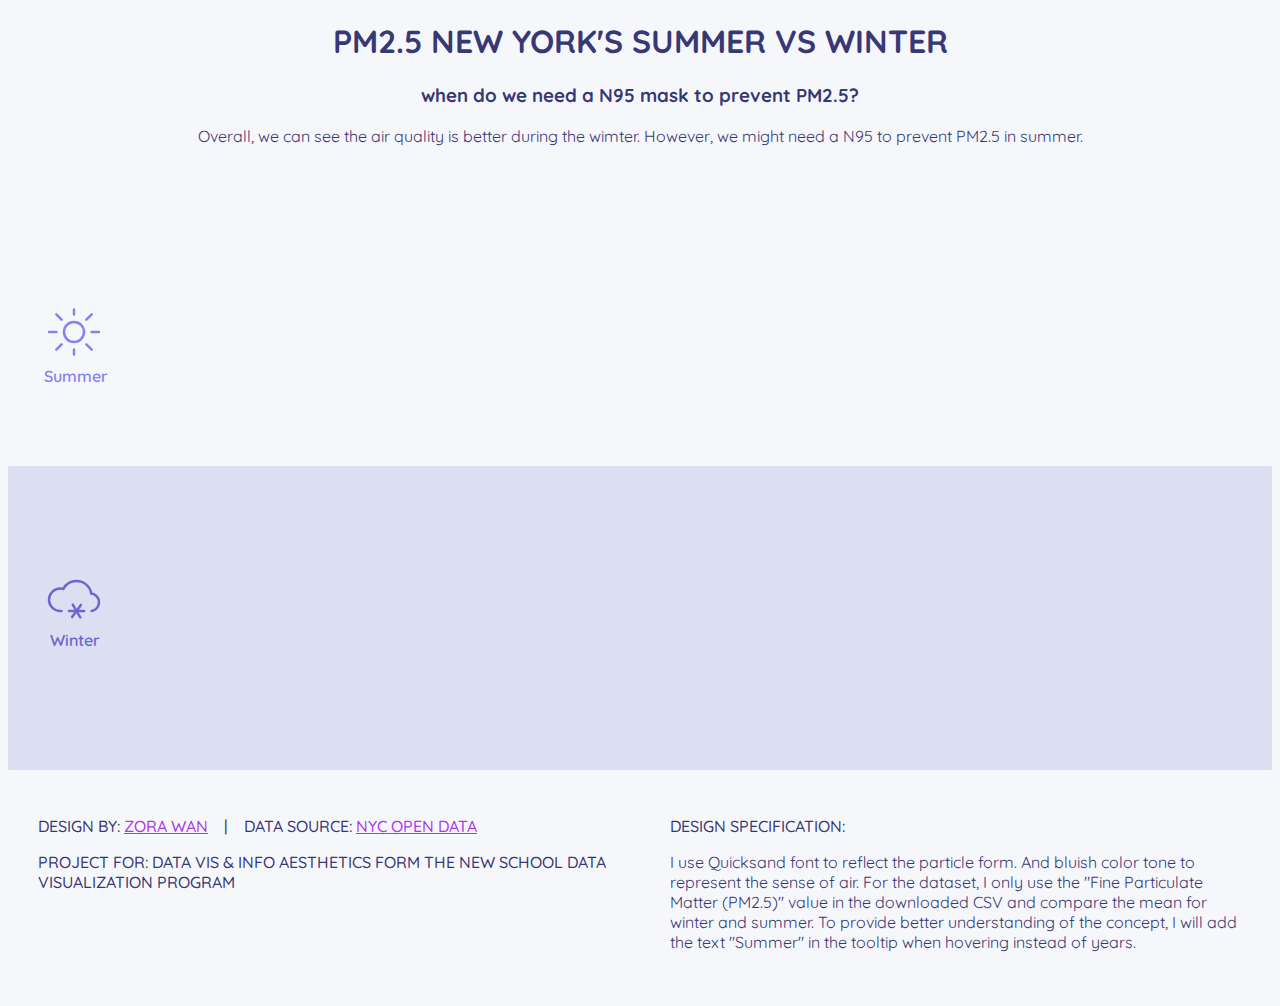
<file: 02_assignment/index.html>
<!DOCTYPE html>
<html lang="en">
    <head>
        <meta charset ="UTF-8">
        <title>PM2.5 New York</title>
        <link rel="preconnect" href="https://fonts.googleapis.com">
        <link rel="preconnect" href="https://fonts.gstatic.com" crossorigin>
        <link href="https://fonts.googleapis.com/css2?family=Quicksand:wght@300;400;500;600;700&display=swap" rel="stylesheet">
        <link rel="stylesheet" href="styles.css">
        
    </head>    
    <body>
        <h1>PM2.5 New York's Summer vs Winter</h1>
        <h3>when do we need a N95 mask to prevent PM2.5?</h3>
        <p>Overall, we can see the air quality is better during the wimter. However, we might need a N95 to prevent PM2.5 in summer.</p>
        <div id="summer">
            <svg id= "barChart1" width= "150" height="300">
                <svg x="36" y="140" width="60" height="60" viewBox="0 0 24 24" fill="none" xmlns="http://www.w3.org/2000/svg">
                <g id="sun">
                <path id="Oval" fill-rule="evenodd" clip-rule="evenodd" d="M12 16C14.2091 16 16 14.2091 16 12C16 9.79086 14.2091 8 12 8C9.79086 8 8 9.79086 8 12C8 14.2091 9.79086 16 12 16Z" stroke="#8881F1"/>
                <path id="Line" d="M12 5V3" stroke="#8881F1" stroke-linecap="round" stroke-linejoin="round"/>
                <path id="Line_2" d="M12 21V19" stroke="#8881F1" stroke-linecap="round" stroke-linejoin="round"/>
                <path id="Line_3" fill-rule="evenodd" clip-rule="evenodd" d="M5 12H2H5Z" stroke="#8881F1" stroke-linecap="round" stroke-linejoin="round"/>
                <path id="Line_4" fill-rule="evenodd" clip-rule="evenodd" d="M22 12H19H22Z" stroke="#8881F1" stroke-linecap="round" stroke-linejoin="round"/>
                <path id="Line_5" fill-rule="evenodd" clip-rule="evenodd" d="M16.9497 7.05025L19.0711 4.92893L16.9497 7.05025Z" stroke="#8881F1" stroke-linecap="round" stroke-linejoin="round"/>
                <path id="Line_6" fill-rule="evenodd" clip-rule="evenodd" d="M4.92893 19.0711L7.05025 16.9497L4.92893 19.0711Z" stroke="#8881F1" stroke-linecap="round" stroke-linejoin="round"/>
                <path id="Line_7" fill-rule="evenodd" clip-rule="evenodd" d="M16.9497 16.9497L19.0711 19.0711L16.9497 16.9497Z" stroke="#8881F1" stroke-linecap="round" stroke-linejoin="round"/>
                <path id="Line_8" fill-rule="evenodd" clip-rule="evenodd" d="M4.92893 4.92893L7.05025 7.05025L4.92893 4.92893Z" stroke="#8881F1" stroke-linecap="round" stroke-linejoin="round"/>
                </g>
                </svg>
                <text x="36" y="220" fill="#8881F1" font-weight="600">Summer</text>
            </svg>    
        </div>
        
        <div id="winter">
            <svg id="barChart2" width= "150" height="300">
                <svg x="36" y="100" width="60" height="60" viewBox="0 0 24 24" fill="none" xmlns="http://www.w3.org/2000/svg">
                <g id="snow">
                <path d="M19.0512 17.9568C20.7223 17.6925 22 16.2455 22 14.5C22 12.7096 20.6556 11.2331 18.9212 11.0251C18.4555 8.17504 15.9818 6 13 6C10.7118 6 8.72277 7.28089 7.71081 9.16477C7.32556 9.0574 6.91948 9 6.5 9C4.01472 9 2 11.0147 2 13.5C2 15.8113 3.74258 17.7157 5.98563 17.9709C6.15443 17.9901 7 17.9568 7 17.9568" stroke="#6D66CF" stroke-linecap="round"/>
                <path d="M16 18H10" stroke="#6D66CF" stroke-linecap="round"/>
                <path d="M11.5 15.4019L14.5 20.5981" stroke="#6D66CF" stroke-linecap="round"/>
                <path d="M14.7634 15.5729L11.2366 20.4271" stroke="#6D66CF" stroke-linecap="round"/>
                </g>
                </svg>
                <text x="42" y="180" fill="#6D66CF" font-weight="600">Winter</text>
            </svg>    
        </div>
        <div id="tooltip"></div>
        <script src="https://d3js.org/d3.v7.js"></script>
        <script type="module">
                import * as d3 from "https://cdn.skypack.dev/d3@7";
                const div = d3.selectAll("div");
        </script>
        <script src="app.js"></script>
            <footer>
            <div class="flex-container">
                  <div>
                        <p class="foot">Design By: <a href="https://dribbble.com/zorawan">Zora Wan</a> &nbsp;&nbsp; | &nbsp;&nbsp; Data Source:
                        <a href="https://data.cityofnewyork.us/Environment/Air-Quality/c3uy-2p5r">NYC Open Data</a>
                        </p>
                        <p class="foot">Project for: Data Vis & Info Aesthetics form The New School Data Visualization Program</p>
                  </div>
                  <div>
                      <p class="foot">Design Specification:
                      </p>
                      <p id="spec">
                    I use ​Quicksand font to reflect the particle form. And bluish color tone to represent the sense of air. For the dataset, I only use the "Fine Particulate Matter (PM2.5)" value in the downloaded CSV and compare the mean for winter and summer. To provide better understanding of the concept, I will add the text "Summer" in the tooltip when hovering instead of years.
                      </p>
                  </div>
            </div>
        </footer>
    </body>
    
    
</html>
</file>
<file: 02_assignment/styles.css>
body{
    font-family: 'Quicksand', sans-serif;
    background-color:#F6F7FB;
}

h1{
    font-family:inherit;
    text-align:center;
    color: #383874;
    text-transform: uppercase;
}

#summer{
    background-color:#F6F7FB;
}

#winter{
    background-color:#DCDFF2;
}

.Xaxis{
    font-size:15px;
    font-family:inherit;
    font-weight:500;
}

h3, p{
    font-family: inherit;
    color: #383874;
    display: block;
    text-align: center;
}

.foot{
    font-family: inherit;
    font-weight:500;
    color: #383874;
    text-align: left;
    text-transform: uppercase;
}

#spec{
    color: #383874;
    text-align: left;
    font-weight:400;
}

a{
    color: #AE35EB;
}

.flex-container {
  display: flex;
  text-align: middle;
}

.flex-container > div {
  width: 50%;
  margin: 10px;
  padding: 20px;
}
</file>
